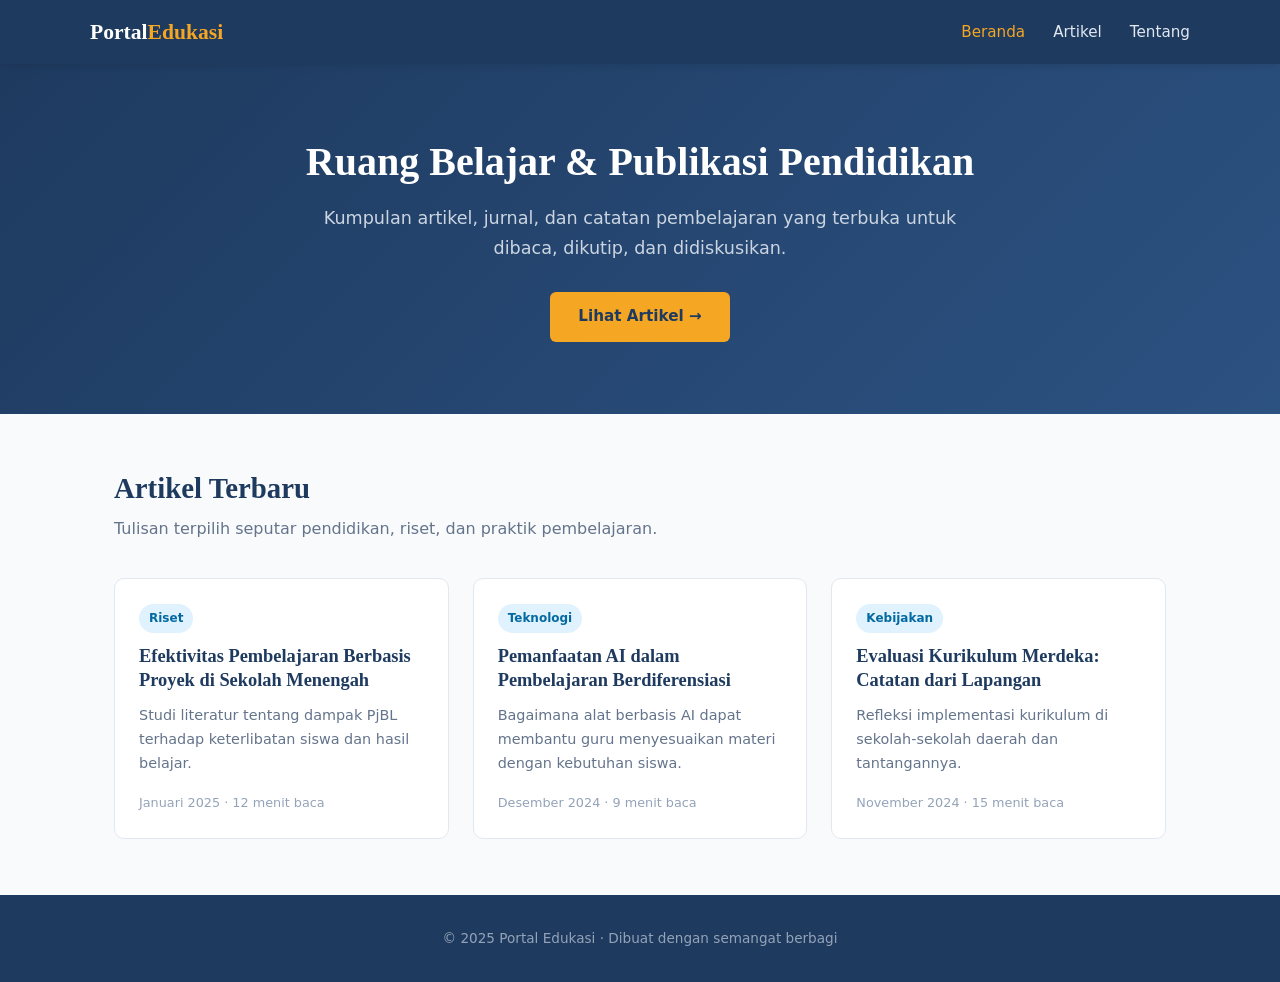
<file: index.html>
<!DOCTYPE html>
<html lang="id">
<head>
<meta charset="UTF-8">
<meta name="viewport" content="width=device-width, initial-scale=1.0">
<title>Portal Edukasi — Artikel & Jurnal Pendidikan</title>
<meta name="description" content="Kumpulan artikel dan jurnal pendidikan yang terbuka untuk dibaca dan dikutip.">
<link rel="stylesheet" href="css/style.css">
</head>
<body>
<header>
  <div class="nav-wrap">
    <div class="logo">Portal<span>Edukasi</span></div>
    <nav>
      <ul>
        <li><a href="index.html">Beranda</a></li>
        <li><a href="artikel.html">Artikel</a></li>
        <li><a href="tentang.html">Tentang</a></li>
      </ul>
    </nav>
  </div>
</header>

<section class="hero">
  <h1>Ruang Belajar & Publikasi Pendidikan</h1>
  <p>Kumpulan artikel, jurnal, dan catatan pembelajaran yang terbuka untuk dibaca, dikutip, dan didiskusikan.</p>
  <a href="artikel.html" class="btn">Lihat Artikel →</a>
</section>

<div class="container">
  <h2 class="section-title">Artikel Terbaru</h2>
  <p class="section-sub">Tulisan terpilih seputar pendidikan, riset, dan praktik pembelajaran.</p>
  <div class="grid">
    <div class="card">
      <span class="tag">Riset</span>
      <h3><a href="artikel/pjbl-sekolah-menengah.html">Efektivitas Pembelajaran Berbasis Proyek di Sekolah Menengah</a></h3>
      <p>Studi literatur tentang dampak PjBL terhadap keterlibatan siswa dan hasil belajar.</p>
      <div class="meta">Januari 2025 · 12 menit baca</div>
    </div>
    <div class="card">
      <span class="tag">Teknologi</span>
      <h3><a href="artikel/ai-pembelajaran.html">Pemanfaatan AI dalam Pembelajaran Berdiferensiasi</a></h3>
      <p>Bagaimana alat berbasis AI dapat membantu guru menyesuaikan materi dengan kebutuhan siswa.</p>
      <div class="meta">Desember 2024 · 9 menit baca</div>
    </div>
    <div class="card">
      <span class="tag">Kebijakan</span>
      <h3><a href="artikel/kurikulum-merdeka.html">Evaluasi Kurikulum Merdeka: Catatan dari Lapangan</a></h3>
      <p>Refleksi implementasi kurikulum di sekolah-sekolah daerah dan tantangannya.</p>
      <div class="meta">November 2024 · 15 menit baca</div>
    </div>
  </div>
</div>

<footer>
  <p>© 2025 Portal Edukasi · Dibuat dengan semangat berbagi</p>
</footer>
<script src="js/script.js"></script>
</body>
</html>
</file>
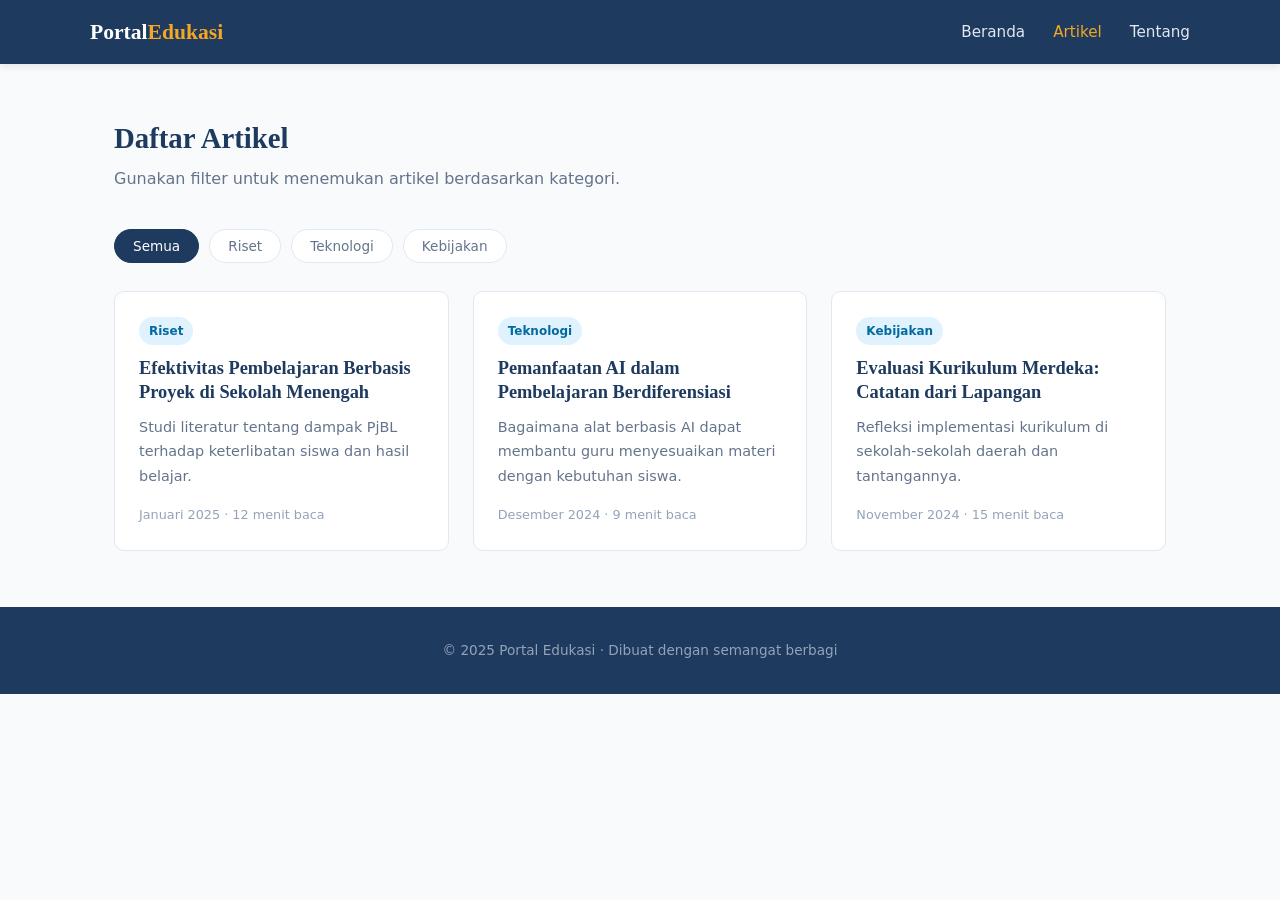
<file: artikel.html>
<!DOCTYPE html>
<html lang="id">
<head>
<meta charset="UTF-8">
<meta name="viewport" content="width=device-width, initial-scale=1.0">
<title>Daftar Artikel — Portal Edukasi</title>
<link rel="stylesheet" href="css/style.css">
</head>
<body>
<header>
  <div class="nav-wrap">
    <div class="logo">Portal<span>Edukasi</span></div>
    <nav>
      <ul>
        <li><a href="index.html">Beranda</a></li>
        <li><a href="artikel.html">Artikel</a></li>
        <li><a href="tentang.html">Tentang</a></li>
      </ul>
    </nav>
  </div>
</header>

<div class="container">
  <h2 class="section-title">Daftar Artikel</h2>
  <p class="section-sub">Gunakan filter untuk menemukan artikel berdasarkan kategori.</p>

  <div class="filters">
    <button class="filter-btn active" data-filter="semua">Semua</button>
    <button class="filter-btn" data-filter="riset">Riset</button>
    <button class="filter-btn" data-filter="teknologi">Teknologi</button>
    <button class="filter-btn" data-filter="kebijakan">Kebijakan</button>
  </div>

  <div class="grid">
    <div class="card" data-category="riset">
      <span class="tag">Riset</span>
      <h3><a href="artikel/pjbl-sekolah-menengah.html">Efektivitas Pembelajaran Berbasis Proyek di Sekolah Menengah</a></h3>
      <p>Studi literatur tentang dampak PjBL terhadap keterlibatan siswa dan hasil belajar.</p>
      <div class="meta">Januari 2025 · 12 menit baca</div>
    </div>
    <div class="card" data-category="teknologi">
      <span class="tag">Teknologi</span>
      <h3><a href="artikel/ai-pembelajaran.html">Pemanfaatan AI dalam Pembelajaran Berdiferensiasi</a></h3>
      <p>Bagaimana alat berbasis AI dapat membantu guru menyesuaikan materi dengan kebutuhan siswa.</p>
      <div class="meta">Desember 2024 · 9 menit baca</div>
    </div>
    <div class="card" data-category="kebijakan">
      <span class="tag">Kebijakan</span>
      <h3><a href="artikel/kurikulum-merdeka.html">Evaluasi Kurikulum Merdeka: Catatan dari Lapangan</a></h3>
      <p>Refleksi implementasi kurikulum di sekolah-sekolah daerah dan tantangannya.</p>
      <div class="meta">November 2024 · 15 menit baca</div>
    </div>
  </div>
</div>

<footer>
  <p>© 2025 Portal Edukasi · Dibuat dengan semangat berbagi</p>
</footer>
<script src="js/script.js"></script>
</body>
</html>
</file>
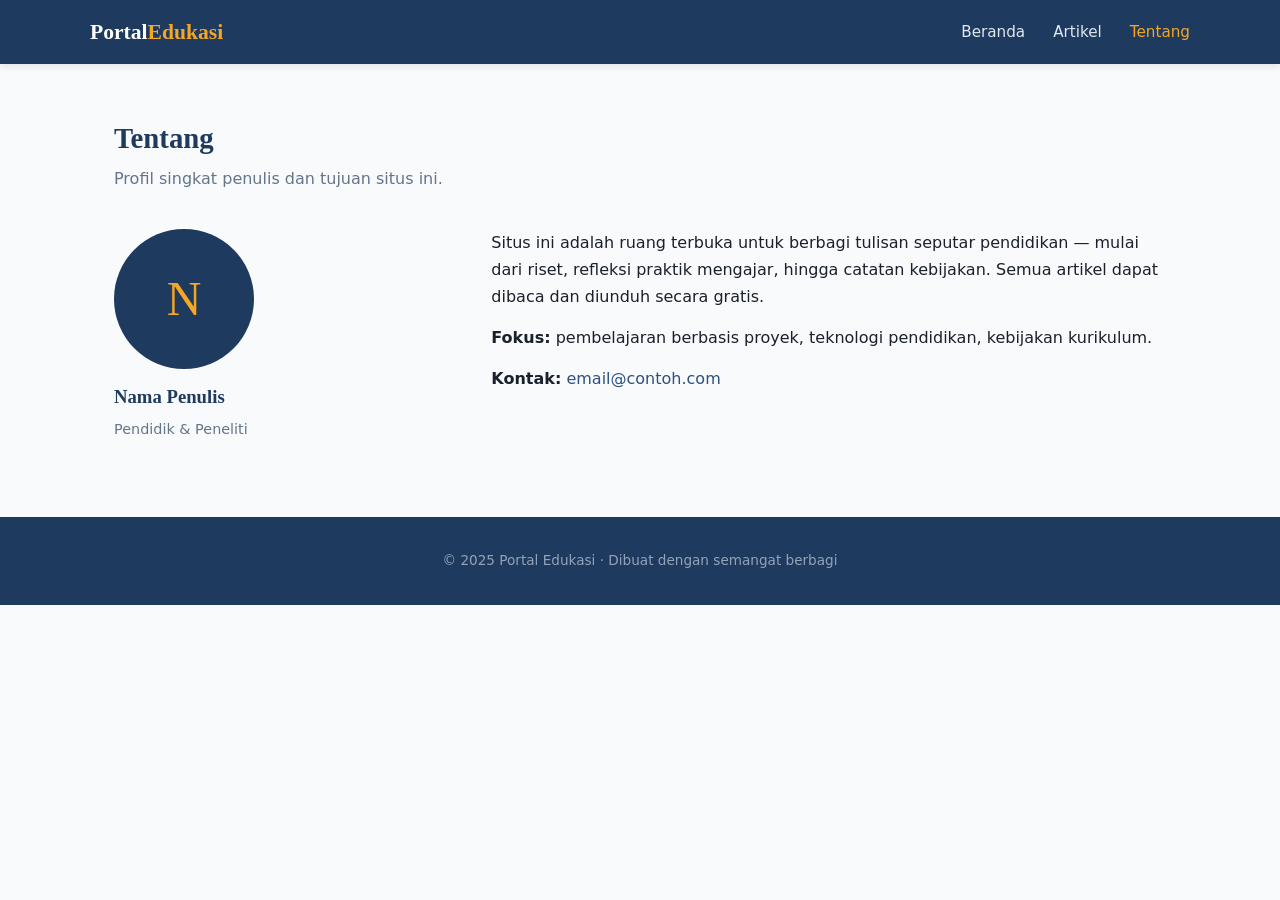
<file: tentang.html>
<!DOCTYPE html>
<html lang="id">
<head>
<meta charset="UTF-8">
<meta name="viewport" content="width=device-width, initial-scale=1.0">
<title>Tentang — Portal Edukasi</title>
<link rel="stylesheet" href="css/style.css">
</head>
<body>
<header>
  <div class="nav-wrap">
    <div class="logo">Portal<span>Edukasi</span></div>
    <nav>
      <ul>
        <li><a href="index.html">Beranda</a></li>
        <li><a href="artikel.html">Artikel</a></li>
        <li><a href="tentang.html">Tentang</a></li>
      </ul>
    </nav>
  </div>
</header>

<div class="container">
  <h2 class="section-title">Tentang</h2>
  <p class="section-sub">Profil singkat penulis dan tujuan situs ini.</p>
  <div class="about-grid">
    <div>
      <div class="avatar">N</div>
      <h3>Nama Penulis</h3>
      <div class="role">Pendidik & Peneliti</div>
    </div>
    <div>
      <p>Situs ini adalah ruang terbuka untuk berbagi tulisan seputar pendidikan — mulai dari riset, refleksi praktik mengajar, hingga catatan kebijakan. Semua artikel dapat dibaca dan diunduh secara gratis.</p>
      <p style="margin-top:14px;"><strong>Fokus:</strong> pembelajaran berbasis proyek, teknologi pendidikan, kebijakan kurikulum.</p>
      <p style="margin-top:14px;"><strong>Kontak:</strong> <a href="mailto:email@contoh.com">email@contoh.com</a></p>
    </div>
  </div>
</div>

<footer>
  <p>© 2025 Portal Edukasi · Dibuat dengan semangat berbagi</p>
</footer>
<script src="js/script.js"></script>
</body>
</html>
</file>
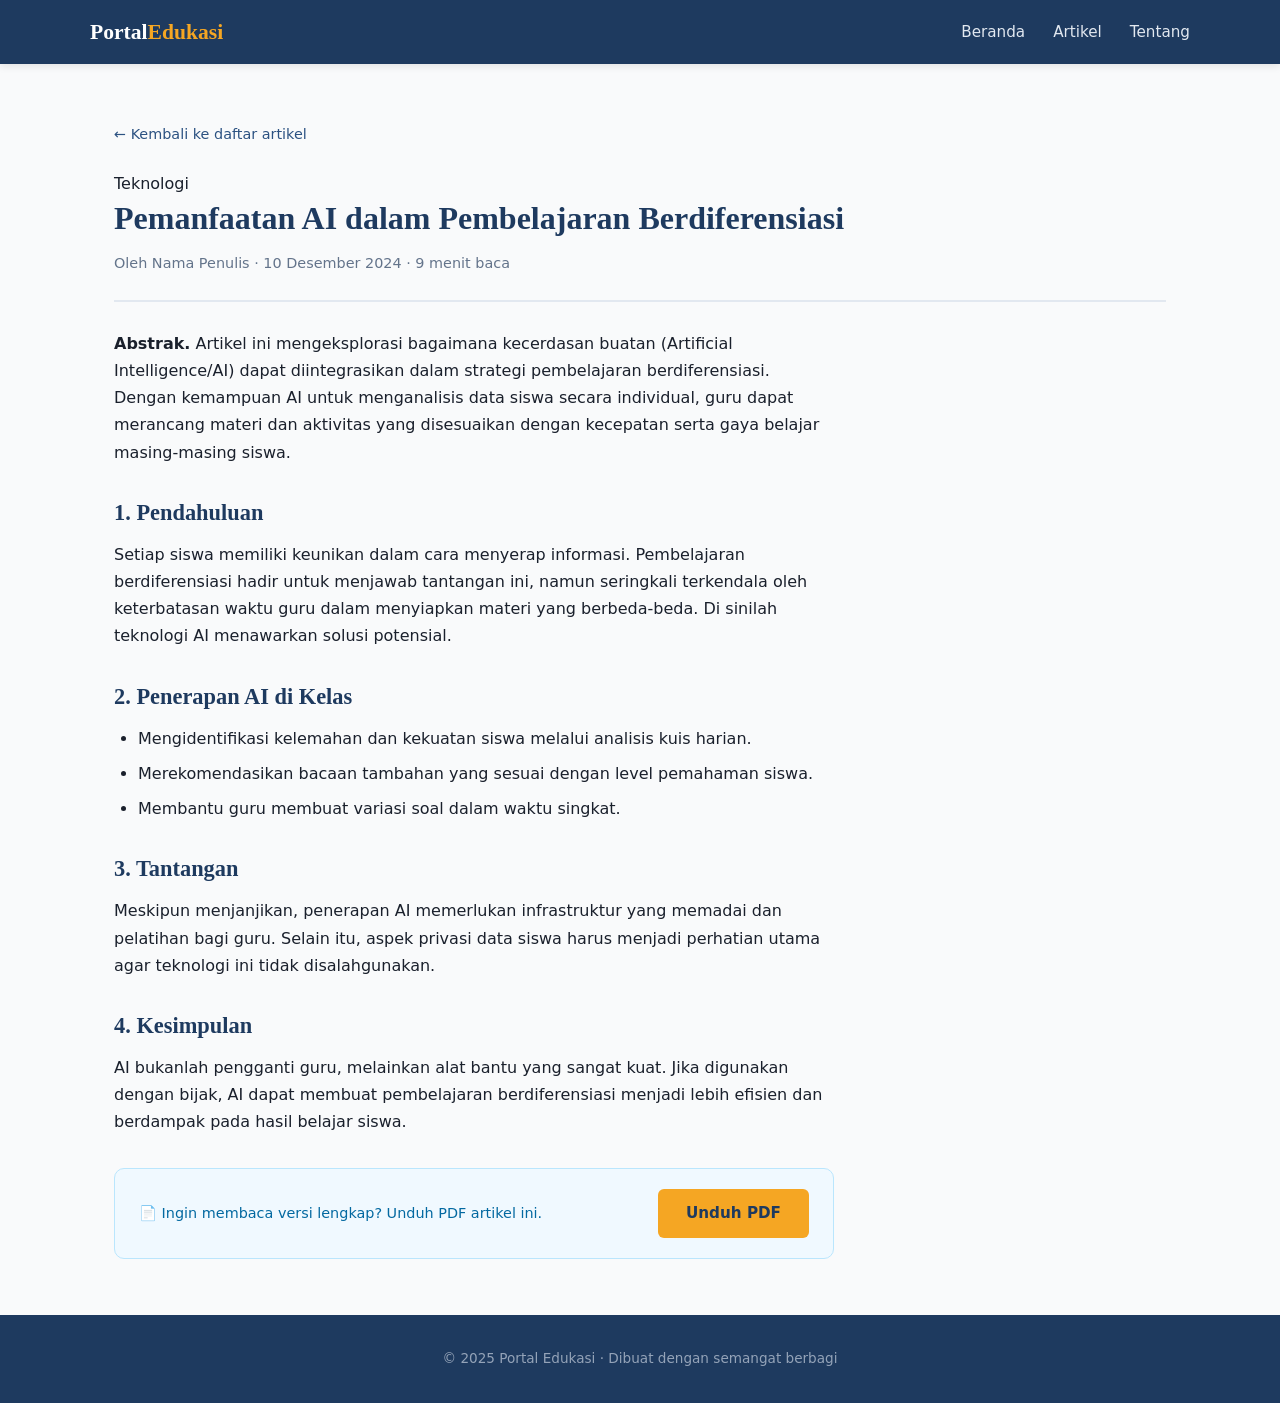
<file: artikel/ai-pembelajaran.html>
<!DOCTYPE html>
<html lang="id">
<head>
<meta charset="UTF-8">
<meta name="viewport" content="width=device-width, initial-scale=1.0">
<title>Pemanfaatan AI dalam Pembelajaran Berdiferensiasi — Portal Edukasi</title>
<meta name="description" content="Bagaimana alat berbasis AI dapat membantu guru menyesuaikan materi dengan kebutuhan siswa.">

<!-- ===== METADATA GOOGLE SCHOLAR (WAJIB) ===== -->
<meta name="citation_title" content="Pemanfaatan AI dalam Pembelajaran Berdiferensiasi">
<meta name="citation_author" content="Nama Penulis">
<meta name="citation_publication_date" content="2024/12/10">
<meta name="citation_journal_title" content="Portal Edukasi">
<meta name="citation_pdf_url" content="https://USERNAME.github.io/website-pendidikan/pdf/ai-pembelajaran.pdf">
<meta name="citation_language" content="id">
<!-- ============================================= -->

<link rel="stylesheet" href="../css/style.css">
</head>
<body>
<header>
  <div class="nav-wrap">
    <div class="logo">Portal<span>Edukasi</span></div>
    <nav>
      <ul>
        <li><a href="../index.html">Beranda</a></li>
        <li><a href="../artikel.html">Artikel</a></li>
        <li><a href="../tentang.html">Tentang</a></li>
      </ul>
    </nav>
  </div>
</header>

<div class="container">
  <a href="../artikel.html" class="back-btn">← Kembali ke daftar artikel</a>
  <div class="article-header">
    <span class="tag">Teknologi</span>
    <h1>Pemanfaatan AI dalam Pembelajaran Berdiferensiasi</h1>
    <div class="article-meta">Oleh Nama Penulis · 10 Desember 2024 · 9 menit baca</div>
  </div>
  <div class="article-body">
    <p><strong>Abstrak.</strong> Artikel ini mengeksplorasi bagaimana kecerdasan buatan (Artificial Intelligence/AI) dapat diintegrasikan dalam strategi pembelajaran berdiferensiasi. Dengan kemampuan AI untuk menganalisis data siswa secara individual, guru dapat merancang materi dan aktivitas yang disesuaikan dengan kecepatan serta gaya belajar masing-masing siswa.</p>
    
    <h2>1. Pendahuluan</h2>
    <p>Setiap siswa memiliki keunikan dalam cara menyerap informasi. Pembelajaran berdiferensiasi hadir untuk menjawab tantangan ini, namun seringkali terkendala oleh keterbatasan waktu guru dalam menyiapkan materi yang berbeda-beda. Di sinilah teknologi AI menawarkan solusi potensial.</p>
    
    <h2>2. Penerapan AI di Kelas</h2>
    <ul>
      <li>Mengidentifikasi kelemahan dan kekuatan siswa melalui analisis kuis harian.</li>
      <li>Merekomendasikan bacaan tambahan yang sesuai dengan level pemahaman siswa.</li>
      <li>Membantu guru membuat variasi soal dalam waktu singkat.</li>
    </ul>
    
    <h2>3. Tantangan</h2>
    <p>Meskipun menjanjikan, penerapan AI memerlukan infrastruktur yang memadai dan pelatihan bagi guru. Selain itu, aspek privasi data siswa harus menjadi perhatian utama agar teknologi ini tidak disalahgunakan.</p>
    
    <h2>4. Kesimpulan</h2>
    <p>AI bukanlah pengganti guru, melainkan alat bantu yang sangat kuat. Jika digunakan dengan bijak, AI dapat membuat pembelajaran berdiferensiasi menjadi lebih efisien dan berdampak pada hasil belajar siswa.</p>

    <div class="download-box">
      <p>📄 Ingin membaca versi lengkap? Unduh PDF artikel ini.</p>
      <a href="../pdf/ai-pembelajaran.pdf" class="btn" download>Unduh PDF</a>
    </div>
  </div>
</div>

<footer>
  <p>© 2025 Portal Edukasi · Dibuat dengan semangat berbagi</p>
</footer>
<script src="../js/script.js"></script>
</body>
</html>
</file>
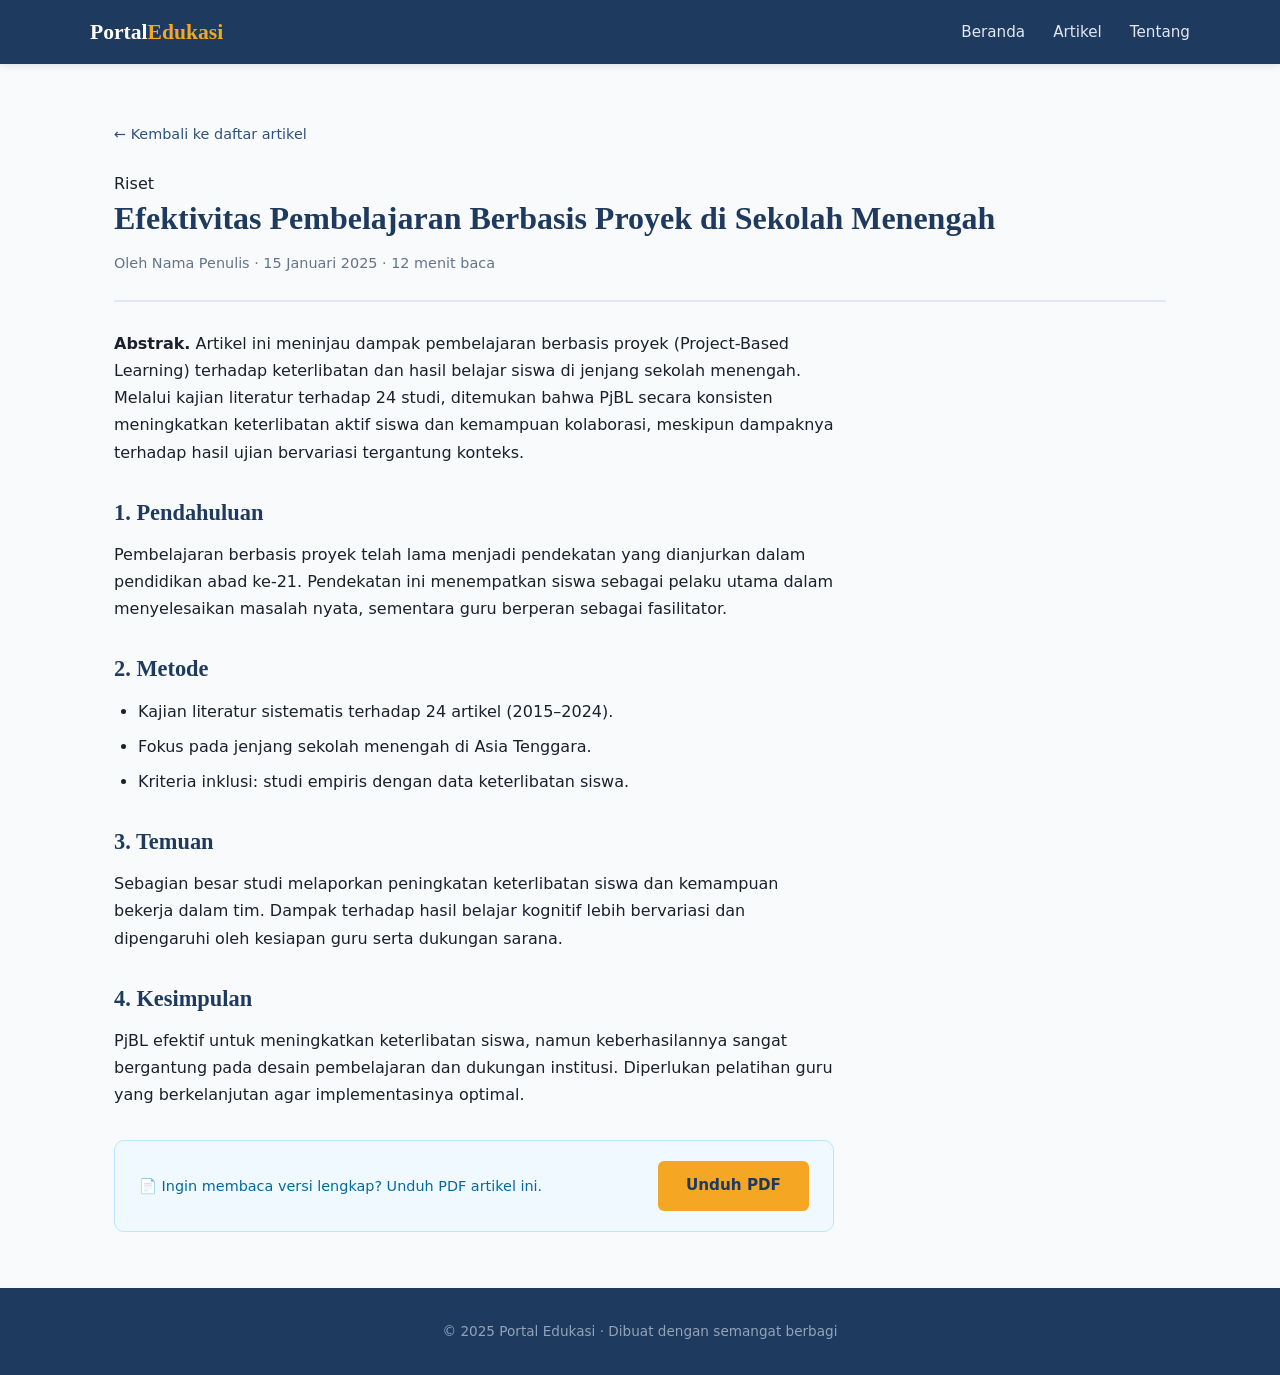
<file: artikel/pjbl-sekolah-menengah.html>
<!DOCTYPE html>
<html lang="id">
<head>
<meta charset="UTF-8">
<meta name="viewport" content="width=device-width, initial-scale=1.0">
<title>Efektivitas Pembelajaran Berbasis Proyek di Sekolah Menengah — Portal Edukasi</title>
<meta name="description" content="Kajian literatur dampak Project-Based Learning terhadap keterlibatan dan hasil belajar siswa sekolah menengah.">

<!-- ===== METADATA GOOGLE SCHOLAR (WAJIB) ===== -->
<meta name="citation_title" content="Efektivitas Pembelajaran Berbasis Proyek di Sekolah Menengah">
<meta name="citation_author" content="Nama Penulis">
<meta name="citation_publication_date" content="2025/01/15">
<meta name="citation_journal_title" content="Portal Edukasi">
<meta name="citation_pdf_url" content="https://USERNAME.github.io/website-pendidikan/pdf/pjbl-sekolah-menengah.pdf">
<meta name="citation_language" content="id">
<!-- ============================================= -->

<link rel="stylesheet" href="../css/style.css">
</head>
<body>
<header>
  <div class="nav-wrap">
    <div class="logo">Portal<span>Edukasi</span></div>
    <nav>
      <ul>
        <li><a href="../index.html">Beranda</a></li>
        <li><a href="../artikel.html">Artikel</a></li>
        <li><a href="../tentang.html">Tentang</a></li>
      </ul>
    </nav>
  </div>
</header>

<div class="container">
  <a href="../artikel.html" class="back-btn">← Kembali ke daftar artikel</a>
  <div class="article-header">
    <span class="tag">Riset</span>
    <h1>Efektivitas Pembelajaran Berbasis Proyek di Sekolah Menengah</h1>
    <div class="article-meta">Oleh Nama Penulis · 15 Januari 2025 · 12 menit baca</div>
  </div>
  <div class="article-body">
    <p><strong>Abstrak.</strong> Artikel ini meninjau dampak pembelajaran berbasis proyek (Project-Based Learning) terhadap keterlibatan dan hasil belajar siswa di jenjang sekolah menengah. Melalui kajian literatur terhadap 24 studi, ditemukan bahwa PjBL secara konsisten meningkatkan keterlibatan aktif siswa dan kemampuan kolaborasi, meskipun dampaknya terhadap hasil ujian bervariasi tergantung konteks.</p>
    <h2>1. Pendahuluan</h2>
    <p>Pembelajaran berbasis proyek telah lama menjadi pendekatan yang dianjurkan dalam pendidikan abad ke-21. Pendekatan ini menempatkan siswa sebagai pelaku utama dalam menyelesaikan masalah nyata, sementara guru berperan sebagai fasilitator.</p>
    <h2>2. Metode</h2>
    <ul>
      <li>Kajian literatur sistematis terhadap 24 artikel (2015–2024).</li>
      <li>Fokus pada jenjang sekolah menengah di Asia Tenggara.</li>
      <li>Kriteria inklusi: studi empiris dengan data keterlibatan siswa.</li>
    </ul>
    <h2>3. Temuan</h2>
    <p>Sebagian besar studi melaporkan peningkatan keterlibatan siswa dan kemampuan bekerja dalam tim. Dampak terhadap hasil belajar kognitif lebih bervariasi dan dipengaruhi oleh kesiapan guru serta dukungan sarana.</p>
    <h2>4. Kesimpulan</h2>
    <p>PjBL efektif untuk meningkatkan keterlibatan siswa, namun keberhasilannya sangat bergantung pada desain pembelajaran dan dukungan institusi. Diperlukan pelatihan guru yang berkelanjutan agar implementasinya optimal.</p>

    <div class="download-box">
      <p>📄 Ingin membaca versi lengkap? Unduh PDF artikel ini.</p>
      <a href="../pdf/pjbl-sekolah-menengah.pdf" class="btn" download>Unduh PDF</a>
    </div>
  </div>
</div>

<footer>
  <p>© 2025 Portal Edukasi · Dibuat dengan semangat berbagi</p>
</footer>
<script src="../js/script.js"></script>
</body>
</html>
</file>
<file: css/style.css>
:root {
  --navy: #1e3a5f;
  --navy-light: #2c5282;
  --accent: #f5a623;
  --bg: #f9fafb;
  --text: #1a202c;
  --muted: #64748b;
  --border: #e2e8f0;
  --card: #ffffff;
}
* { margin: 0; padding: 0; box-sizing: border-box; }
body {
  font-family: 'Segoe UI', system-ui, -apple-system, sans-serif;
  background: var(--bg); color: var(--text); line-height: 1.7;
}
h1, h2, h3 { font-family: Georgia, 'Times New Roman', serif; line-height: 1.3; }
a { color: var(--navy-light); text-decoration: none; }
a:hover { text-decoration: underline; }

header {
  background: var(--navy); color: #fff; padding: 0 24px;
  position: sticky; top: 0; z-index: 100;
  box-shadow: 0 2px 8px rgba(0,0,0,0.1);
}
.nav-wrap {
  max-width: 1100px; margin: 0 auto;
  display: flex; align-items: center; justify-content: space-between; height: 64px;
}
.logo { font-family: Georgia, serif; font-size: 1.35rem; font-weight: bold; color: #fff; }
.logo span { color: var(--accent); }
nav ul { list-style: none; display: flex; gap: 28px; }
nav a { color: #e2e8f0; font-size: 0.95rem; }
nav a:hover, nav a.active { color: var(--accent); text-decoration: none; }

.hero {
  background: linear-gradient(135deg, var(--navy) 0%, var(--navy-light) 100%);
  color: #fff; padding: 72px 24px; text-align: center;
}
.hero h1 { font-size: 2.5rem; margin-bottom: 16px; }
.hero p { font-size: 1.1rem; color: #cbd5e1; max-width: 640px; margin: 0 auto 28px; }
.btn {
  display: inline-block; background: var(--accent); color: var(--navy);
  padding: 12px 28px; border-radius: 6px; font-weight: 600; font-size: 0.95rem;
}
.btn:hover { background: #e0941a; text-decoration: none; }

.container { max-width: 1100px; margin: 0 auto; padding: 56px 24px; }
.section-title { font-size: 1.8rem; margin-bottom: 8px; color: var(--navy); }
.section-sub { color: var(--muted); margin-bottom: 36px; }

.grid { display: grid; grid-template-columns: repeat(auto-fill, minmax(300px, 1fr)); gap: 24px; }
.card {
  background: var(--card); border: 1px solid var(--border); border-radius: 10px;
  padding: 24px; transition: box-shadow 0.2s, transform 0.2s;
}
.card:hover { box-shadow: 0 8px 24px rgba(0,0,0,0.08); transform: translateY(-2px); }
.card .tag {
  display: inline-block; background: #e0f2fe; color: #0369a1;
  font-size: 0.75rem; font-weight: 600; padding: 4px 10px;
  border-radius: 999px; margin-bottom: 12px;
}
.card h3 { font-size: 1.15rem; margin-bottom: 10px; color: var(--navy); }
.card h3 a { color: var(--navy); }
.card p { font-size: 0.9rem; color: var(--muted); margin-bottom: 16px; }
.card .meta { font-size: 0.8rem; color: #94a3b8; }

.filters { display: flex; gap: 10px; flex-wrap: wrap; margin-bottom: 28px; }
.filter-btn {
  background: #fff; border: 1px solid var(--border); padding: 8px 18px;
  border-radius: 999px; font-size: 0.85rem; cursor: pointer; color: var(--muted);
  transition: all 0.2s; font-family: inherit;
}
.filter-btn:hover { border-color: var(--navy-light); color: var(--navy); }
.filter-btn.active { background: var(--navy); color: #fff; border-color: var(--navy); }

.article-header { border-bottom: 2px solid var(--border); padding-bottom: 24px; margin-bottom: 28px; }
.article-header h1 { font-size: 2rem; color: var(--navy); margin-bottom: 12px; }
.article-meta { color: var(--muted); font-size: 0.9rem; }
.article-body { max-width: 720px; }
.article-body p { margin-bottom: 18px; }
.article-body h2 { font-size: 1.4rem; margin: 32px 0 14px; color: var(--navy); }
.article-body ul { margin: 0 0 18px 24px; }
.article-body li { margin-bottom: 8px; }
.back-btn {
  display: inline-block; margin-bottom: 24px; font-size: 0.9rem;
  color: var(--navy-light); cursor: pointer; background: none; border: none;
  font-family: inherit; padding: 0;
}
.back-btn:hover { text-decoration: underline; }
.download-box {
  background: #f0f9ff; border: 1px solid #bae6fd; border-radius: 10px;
  padding: 20px 24px; margin-top: 32px;
  display: flex; align-items: center; justify-content: space-between;
  flex-wrap: wrap; gap: 12px;
}
.download-box p { margin: 0; font-size: 0.9rem; color: #0369a1; }

.about-grid { display: grid; grid-template-columns: 1fr 2fr; gap: 40px; align-items: start; }
.avatar {
  width: 140px; height: 140px; background: var(--navy); border-radius: 50%;
  display: flex; align-items: center; justify-content: center;
  color: var(--accent); font-size: 3rem; font-family: Georgia, serif; margin-bottom: 16px;
}
.about-grid h3 { color: var(--navy); margin-bottom: 8px; }
.about-grid .role { color: var(--muted); font-size: 0.9rem; margin-bottom: 20px; }

footer { background: var(--navy); color: #94a3b8; text-align: center; padding: 32px 24px; font-size: 0.85rem; }
footer a { color: #cbd5e1; }

@media (max-width: 720px) {
  nav ul { gap: 16px; }
  nav a { font-size: 0.85rem; }
  .hero h1 { font-size: 1.8rem; }
  .about-grid { grid-template-columns: 1fr; text-align: center; }
  .avatar { margin: 0 auto 16px; }
  .article-header h1 { font-size: 1.5rem; }
}
</file>
